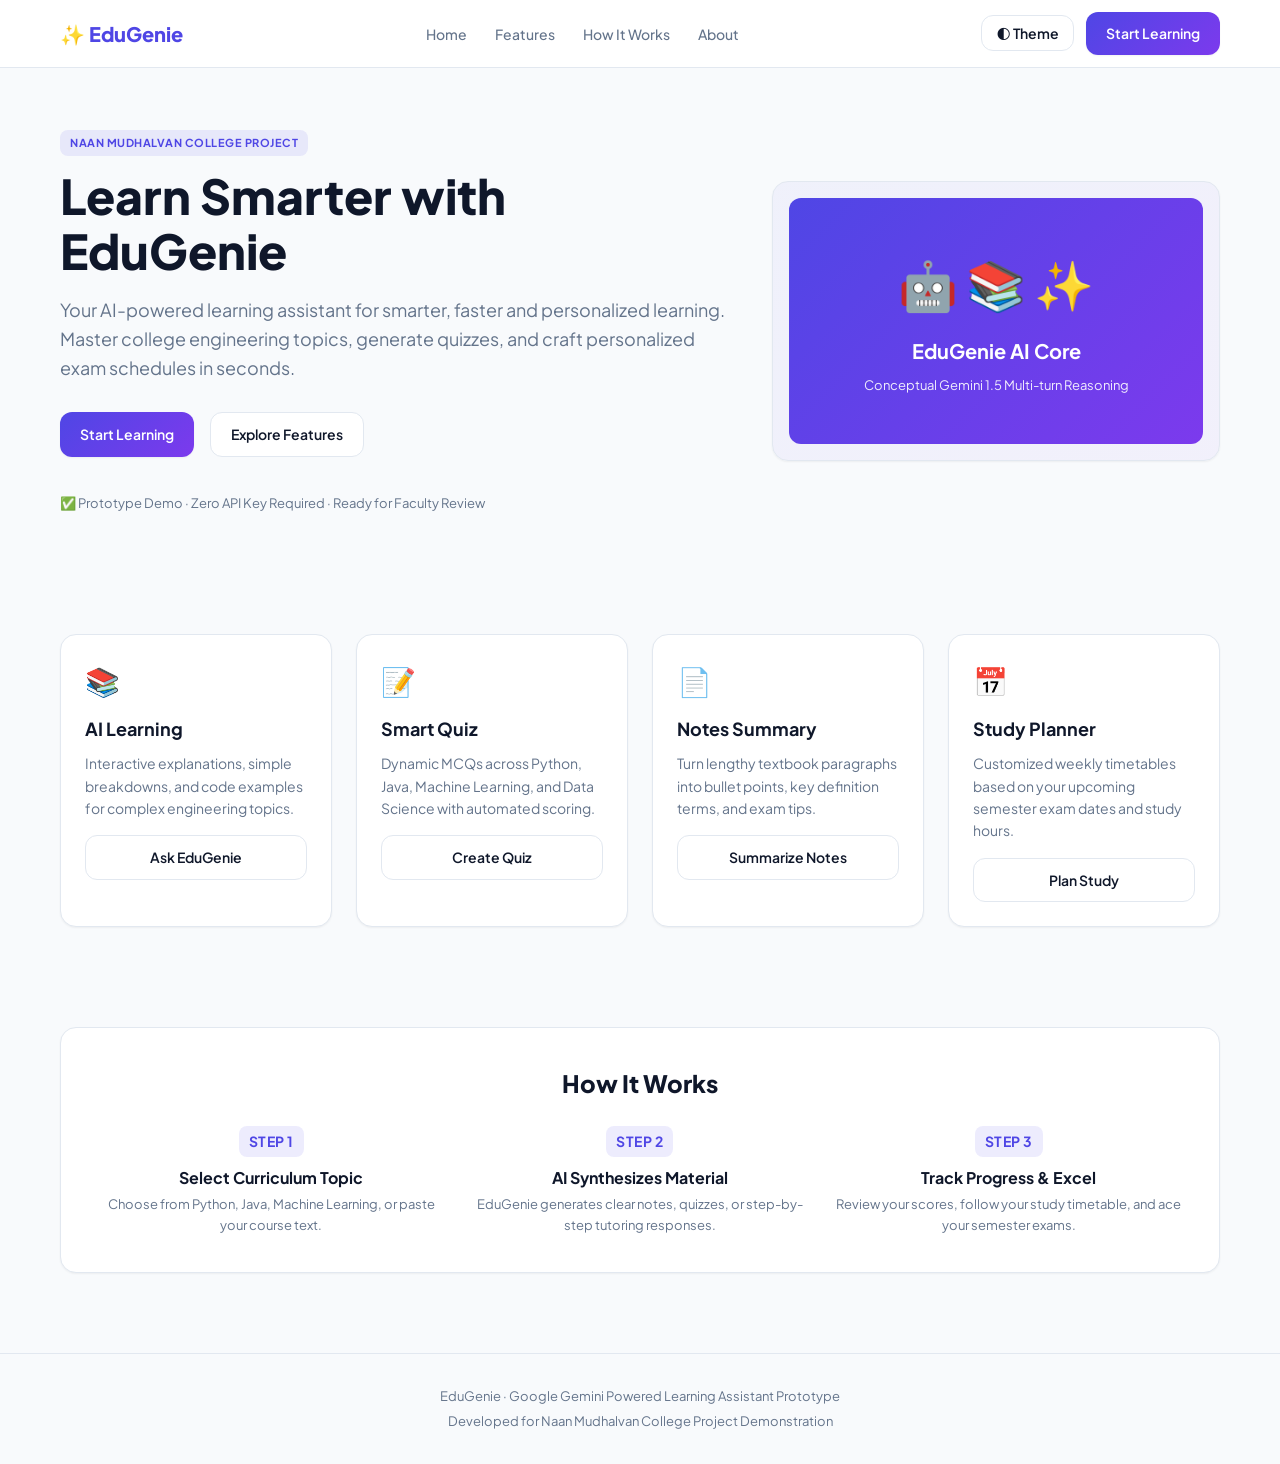
<file: EduGenie/index.html>
<!DOCTYPE html>
<html lang="en">
<head>
  <!-- EduGenie - Naan Mudhalvan Student Learning Prototype -->
  <meta charset="UTF-8">
  <meta name="viewport" content="width=device-width, initial-scale=1.0">
  <title>EduGenie - Google Gemini Powered Learning Assistant</title>
  <link rel="stylesheet" href="css/style.css">
  <link rel="preconnect" href="https://fonts.googleapis.com">
  <link rel="preconnect" href="https://fonts.gstatic.com" crossorigin>
  <link href="https://fonts.googleapis.com/css2?family=Plus+Jakarta+Sans:wght@400;500;600;700;800&display=swap" rel="stylesheet">
</head>
<body>

  <!-- =========================================================================
       PAGE 1 — LANDING PAGE: Navigation Bar
       ========================================================================= -->
  <nav class="landing-nav">
    <div class="landing-nav-inner">
      <div class="brand-logo">
        <span>✨ EduGenie</span>
      </div>

      <ul class="nav-links">
        <li><a href="#home" class="nav-link">Home</a></li>
        <li><a href="#features" class="nav-link">Features</a></li>
        <li><a href="#how-it-works" class="nav-link">How It Works</a></li>
        <li><a href="#about" class="nav-link">About</a></li>
      </ul>

      <div style="display: flex; gap: 12px; align-items: center;">
        <button id="theme-toggle" class="btn-secondary" style="padding: 8px 14px;" title="Toggle Dark/Light Mode">🌓 Theme</button>
        <a href="dashboard.html" class="btn-primary">Start Learning</a>
      </div>
    </div>
  </nav>

  <!-- =========================================================================
       HERO SECTION: Title, Subtitle, CTA buttons, Visual illustration
       ========================================================================= -->
  <header id="home" class="hero-section">
    <div>
      <span class="badge" style="margin-bottom: 12px;">Naan Mudhalvan College Project</span>
      <h1 class="hero-title">Learn Smarter with EduGenie</h1>
      <p class="hero-subtitle">
        Your AI-powered learning assistant for smarter, faster and personalized learning. Master college engineering topics, generate quizzes, and craft personalized exam schedules in seconds.
      </p>
      <div class="hero-buttons">
        <a href="dashboard.html" class="btn-primary">Start Learning</a>
        <a href="#features" class="btn-secondary">Explore Features</a>
      </div>
      <p style="font-size: 13px; color: var(--text-muted);">
        ✅ Prototype Demo · Zero API Key Required · Ready for Faculty Review
      </p>
    </div>

    <!-- Right Graphic Box -->
    <div class="card" style="padding: 16px; text-align: center; background: linear-gradient(135deg, rgba(79, 70, 229, 0.05), rgba(124, 58, 237, 0.05));">
      <div style="background: linear-gradient(135deg, var(--primary-color), var(--secondary-color)); color: white; border-radius: 12px; padding: 48px 24px;">
        <div style="font-size: 48px; margin-bottom: 12px;">🤖 📚 ✨</div>
        <h3 style="font-size: 20px; font-weight: 700; margin-bottom: 8px;">EduGenie AI Core</h3>
        <p style="font-size: 13px; opacity: 0.9;">Conceptual Gemini 1.5 Multi-turn Reasoning</p>
      </div>
    </div>
  </header>

  <!-- =========================================================================
       FEATURE CARDS SECTION
       ========================================================================= -->
  <section id="features" class="features-grid">
    <!-- Card 1: AI Learning -->
    <div class="card">
      <div style="font-size: 28px; margin-bottom: 12px;">📚</div>
      <h3 style="font-size: 18px; font-weight: 700; margin-bottom: 8px;">AI Learning</h3>
      <p style="font-size: 14px; color: var(--text-muted); margin-bottom: 16px;">
        Interactive explanations, simple breakdowns, and code examples for complex engineering topics.
      </p>
      <a href="chat.html" class="btn-secondary" style="width: 100%;">Ask EduGenie</a>
    </div>

    <!-- Card 2: Smart Quiz -->
    <div class="card">
      <div style="font-size: 28px; margin-bottom: 12px;">📝</div>
      <h3 style="font-size: 18px; font-weight: 700; margin-bottom: 8px;">Smart Quiz</h3>
      <p style="font-size: 14px; color: var(--text-muted); margin-bottom: 16px;">
        Dynamic MCQs across Python, Java, Machine Learning, and Data Science with automated scoring.
      </p>
      <a href="quiz.html" class="btn-secondary" style="width: 100%;">Create Quiz</a>
    </div>

    <!-- Card 3: Notes Summary -->
    <div class="card">
      <div style="font-size: 28px; margin-bottom: 12px;">📄</div>
      <h3 style="font-size: 18px; font-weight: 700; margin-bottom: 8px;">Notes Summary</h3>
      <p style="font-size: 14px; color: var(--text-muted); margin-bottom: 16px;">
        Turn lengthy textbook paragraphs into bullet points, key definition terms, and exam tips.
      </p>
      <a href="notes.html" class="btn-secondary" style="width: 100%;">Summarize Notes</a>
    </div>

    <!-- Card 4: Study Planner -->
    <div class="card">
      <div style="font-size: 28px; margin-bottom: 12px;">📅</div>
      <h3 style="font-size: 18px; font-weight: 700; margin-bottom: 8px;">Study Planner</h3>
      <p style="font-size: 14px; color: var(--text-muted); margin-bottom: 16px;">
        Customized weekly timetables based on your upcoming semester exam dates and study hours.
      </p>
      <a href="planner.html" class="btn-secondary" style="width: 100%;">Plan Study</a>
    </div>
  </section>

  <!-- =========================================================================
       HOW IT WORKS & ABOUT SECTION
       ========================================================================= -->
  <section id="how-it-works" style="max-width: 1200px; margin: 0 auto; padding: 20px 20px 80px;">
    <div class="card" style="padding: 36px;">
      <h2 style="font-size: 24px; font-weight: 800; margin-bottom: 16px; text-align: center;">How It Works</h2>
      <div style="display: grid; grid-template-columns: repeat(3, 1fr); gap: 20px; text-align: center; margin-top: 24px;">
        <div>
          <div class="badge" style="font-size: 14px; margin-bottom: 8px;">Step 1</div>
          <h4 style="font-size: 16px; font-weight: 700;">Select Curriculum Topic</h4>
          <p style="font-size: 13px; color: var(--text-muted); margin-top: 4px;">Choose from Python, Java, Machine Learning, or paste your course text.</p>
        </div>
        <div>
          <div class="badge" style="font-size: 14px; margin-bottom: 8px;">Step 2</div>
          <h4 style="font-size: 16px; font-weight: 700;">AI Synthesizes Material</h4>
          <p style="font-size: 13px; color: var(--text-muted); margin-top: 4px;">EduGenie generates clear notes, quizzes, or step-by-step tutoring responses.</p>
        </div>
        <div>
          <div class="badge" style="font-size: 14px; margin-bottom: 8px;">Step 3</div>
          <h4 style="font-size: 16px; font-weight: 700;">Track Progress & Excel</h4>
          <p style="font-size: 13px; color: var(--text-muted); margin-top: 4px;">Review your scores, follow your study timetable, and ace your semester exams.</p>
        </div>
      </div>
    </div>
  </section>

  <!-- Footer -->
  <footer style="border-top: 1px solid var(--border-color); padding: 32px 20px; text-align: center; font-size: 13px; color: var(--text-muted);">
    <p>EduGenie · Google Gemini Powered Learning Assistant Prototype</p>
    <p style="margin-top: 4px;">Developed for Naan Mudhalvan College Project Demonstration</p>
  </footer>

  <script src="js/script.js"></script>
</body>
</html>
</file>
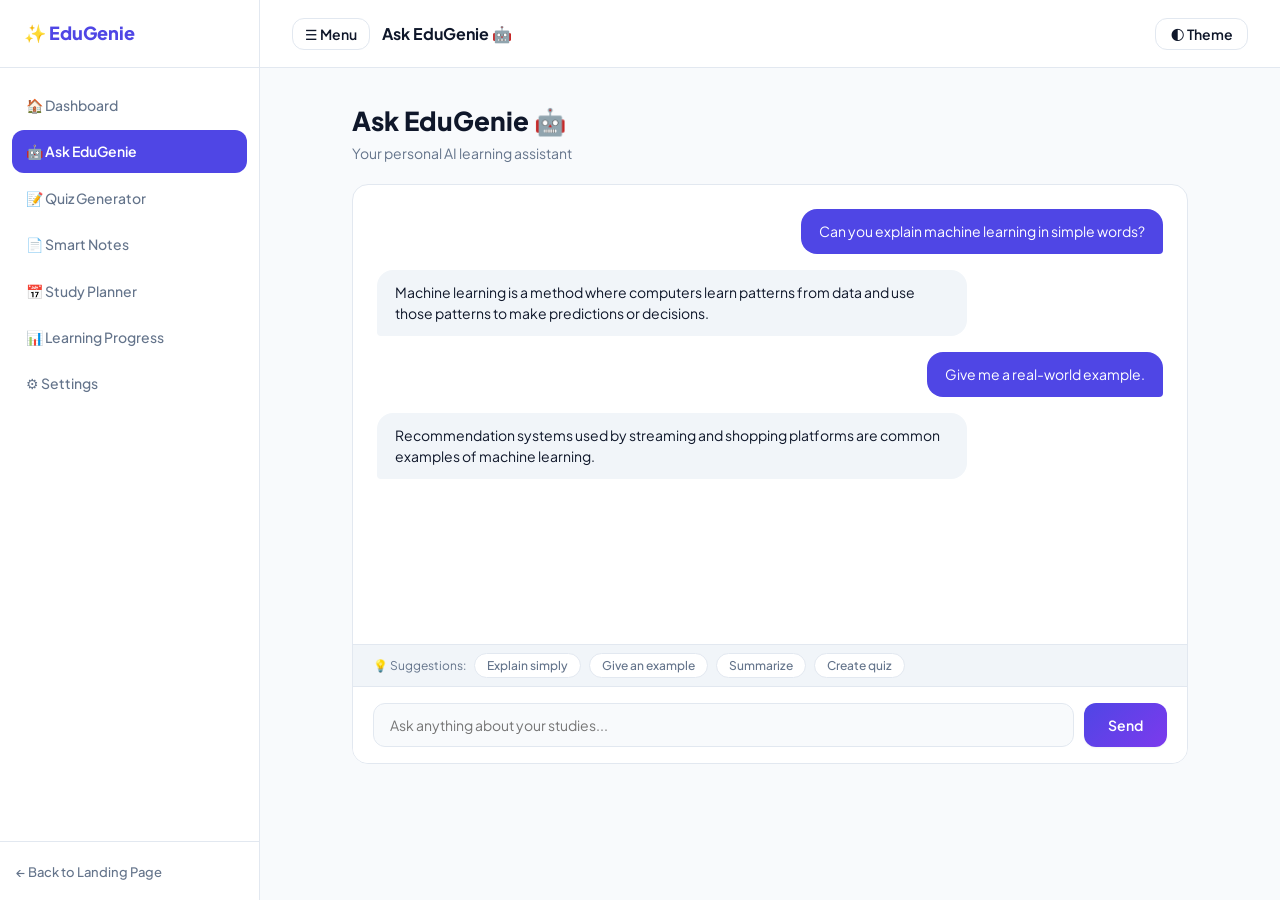
<file: EduGenie/chat.html>
<!DOCTYPE html>
<html lang="en">
<head>
  <meta charset="UTF-8">
  <meta name="viewport" content="width=device-width, initial-scale=1.0">
  <title>EduGenie - Ask EduGenie AI Chatbot</title>
  <link rel="stylesheet" href="css/style.css">
  <link href="https://fonts.googleapis.com/css2?family=Plus+Jakarta+Sans:wght@400;500;600;700;800&display=swap" rel="stylesheet">
</head>
<body>

  <div class="app-container">
    <!-- Sidebar -->
    <aside class="sidebar" id="app-sidebar">
      <div class="sidebar-brand">
        <span>✨ EduGenie</span>
      </div>
      <ul class="sidebar-menu">
        <li class="sidebar-item"><a href="dashboard.html">🏠 Dashboard</a></li>
        <li class="sidebar-item active"><a href="chat.html">🤖 Ask EduGenie</a></li>
        <li class="sidebar-item"><a href="quiz.html">📝 Quiz Generator</a></li>
        <li class="sidebar-item"><a href="notes.html">📄 Smart Notes</a></li>
        <li class="sidebar-item"><a href="planner.html">📅 Study Planner</a></li>
        <li class="sidebar-item"><a href="progress.html">📊 Learning Progress</a></li>
        <li class="sidebar-item"><a href="settings.html">⚙️ Settings</a></li>
      </ul>
      <div class="sidebar-footer">
        <a href="index.html" class="nav-link" style="font-size: 13px;">← Back to Landing Page</a>
      </div>
    </aside>

    <!-- Chat View -->
    <main class="main-content">
      <div class="topbar">
        <div style="display: flex; align-items: center; gap: 12px;">
          <button id="mobile-menu-btn" class="btn-secondary" style="padding: 6px 12px;">☰ Menu</button>
          <span style="font-weight: 700;">Ask EduGenie 🤖</span>
        </div>
        <button id="theme-toggle" class="btn-secondary" style="padding: 6px 14px;">🌓 Theme</button>
      </div>

      <div class="content-body" style="max-width: 900px; margin: 0 auto; width: 100%;">
        <!-- Header -->
        <div style="margin-bottom: 20px;">
          <h1 style="font-size: 26px; font-weight: 800;">Ask EduGenie 🤖</h1>
          <p style="font-size: 14px; color: var(--text-muted);">Your personal AI learning assistant</p>
        </div>

        <!-- Chat Container -->
        <div class="chat-container">
          <!-- Chat Message History -->
          <div class="chat-messages" id="chat-messages">
            <!-- Sample Turn 1 -->
            <div class="message-bubble student">
              Can you explain machine learning in simple words?
            </div>
            <div class="message-bubble ai">
              Machine learning is a method where computers learn patterns from data and use those patterns to make predictions or decisions.
            </div>

            <!-- Sample Turn 2 -->
            <div class="message-bubble student">
              Give me a real-world example.
            </div>
            <div class="message-bubble ai">
              Recommendation systems used by streaming and shopping platforms are common examples of machine learning.
            </div>
          </div>

          <!-- Quick Suggestion Buttons -->
          <div class="suggestions-bar">
            <span style="font-size: 12px; color: var(--text-muted); display: flex; align-items: center;">💡 Suggestions:</span>
            <button class="suggestion-chip" data-prompt="Explain simply: What is supervised vs unsupervised learning?">Explain simply</button>
            <button class="suggestion-chip" data-prompt="Give an example of a neural network in robotics.">Give an example</button>
            <button class="suggestion-chip" data-prompt="Summarize the core concepts of Object Oriented Programming in Java.">Summarize</button>
            <button class="suggestion-chip" data-prompt="Create quiz: Test me on 3 Python fundamentals.">Create quiz</button>
          </div>

          <!-- Input Bar -->
          <form class="chat-input-bar" id="chat-form">
            <input type="text" id="chat-input" placeholder="Ask anything about your studies..." required autocomplete="off">
            <button type="submit" class="btn-primary" style="padding: 10px 24px;">Send</button>
          </form>
        </div>
      </div>
    </main>
  </div>

  <script src="js/script.js"></script>
</body>
</html>
</file>
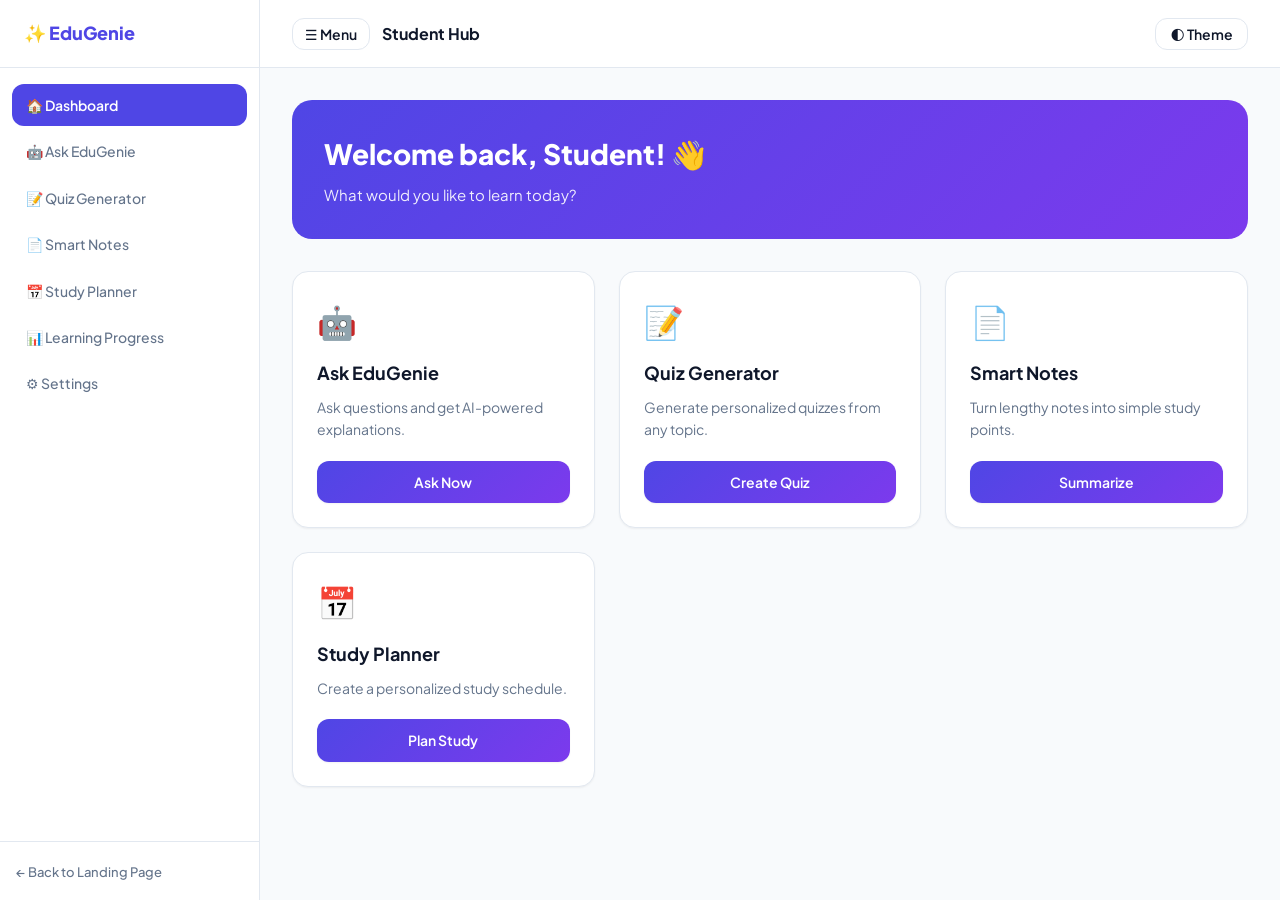
<file: EduGenie/dashboard.html>
<!DOCTYPE html>
<html lang="en">
<head>
  <meta charset="UTF-8">
  <meta name="viewport" content="width=device-width, initial-scale=1.0">
  <title>EduGenie - Student Dashboard</title>
  <link rel="stylesheet" href="css/style.css">
  <link href="https://fonts.googleapis.com/css2?family=Plus+Jakarta+Sans:wght@400;500;600;700;800&display=swap" rel="stylesheet">
</head>
<body>

  <div class="app-container">
    <!-- =====================================================================
         SIDEBAR: Navigation Menu
         ===================================================================== -->
    <aside class="sidebar" id="app-sidebar">
      <div class="sidebar-brand">
        <span>✨ EduGenie</span>
      </div>

      <ul class="sidebar-menu">
        <li class="sidebar-item active"><a href="dashboard.html">🏠 Dashboard</a></li>
        <li class="sidebar-item"><a href="chat.html">🤖 Ask EduGenie</a></li>
        <li class="sidebar-item"><a href="quiz.html">📝 Quiz Generator</a></li>
        <li class="sidebar-item"><a href="notes.html">📄 Smart Notes</a></li>
        <li class="sidebar-item"><a href="planner.html">📅 Study Planner</a></li>
        <li class="sidebar-item"><a href="progress.html">📊 Learning Progress</a></li>
        <li class="sidebar-item"><a href="settings.html">⚙️ Settings</a></li>
      </ul>

      <div class="sidebar-footer">
        <a href="index.html" class="nav-link" style="font-size: 13px;">← Back to Landing Page</a>
      </div>
    </aside>

    <!-- =====================================================================
         MAIN DASHBOARD CONTENT
         ===================================================================== -->
    <main class="main-content">
      <div class="topbar">
        <div style="display: flex; align-items: center; gap: 12px;">
          <button id="mobile-menu-btn" class="btn-secondary" style="padding: 6px 12px;">☰ Menu</button>
          <span style="font-weight: 700;">Student Hub</span>
        </div>
        <button id="theme-toggle" class="btn-secondary" style="padding: 6px 14px;">🌓 Theme</button>
      </div>

      <div class="content-body">
        <!-- Greeting Header -->
        <div style="background: linear-gradient(135deg, var(--primary-color), var(--secondary-color)); color: white; padding: 32px; border-radius: 20px; margin-bottom: 32px;">
          <h1 style="font-size: 28px; font-weight: 800; margin-bottom: 6px;">Welcome back, Student! 👋</h1>
          <p style="font-size: 15px; opacity: 0.9;">What would you like to learn today?</p>
        </div>

        <!-- 4 Primary Action Cards -->
        <div style="display: grid; grid-template-columns: repeat(auto-fit, minmax(240px, 1fr)); gap: 24px;">
          
          <!-- Card 1: Ask EduGenie -->
          <div class="card" style="display: flex; flex-direction: column; justify-content: space-between;">
            <div>
              <div style="font-size: 32px; margin-bottom: 12px;">🤖</div>
              <h3 style="font-size: 18px; font-weight: 700; margin-bottom: 8px;">Ask EduGenie</h3>
              <p style="font-size: 14px; color: var(--text-muted); margin-bottom: 20px;">
                Ask questions and get AI-powered explanations.
              </p>
            </div>
            <a href="chat.html" class="btn-primary" style="width: 100%;">Ask Now</a>
          </div>

          <!-- Card 2: Quiz Generator -->
          <div class="card" style="display: flex; flex-direction: column; justify-content: space-between;">
            <div>
              <div style="font-size: 32px; margin-bottom: 12px;">📝</div>
              <h3 style="font-size: 18px; font-weight: 700; margin-bottom: 8px;">Quiz Generator</h3>
              <p style="font-size: 14px; color: var(--text-muted); margin-bottom: 20px;">
                Generate personalized quizzes from any topic.
              </p>
            </div>
            <a href="quiz.html" class="btn-primary" style="width: 100%;">Create Quiz</a>
          </div>

          <!-- Card 3: Smart Notes -->
          <div class="card" style="display: flex; flex-direction: column; justify-content: space-between;">
            <div>
              <div style="font-size: 32px; margin-bottom: 12px;">📄</div>
              <h3 style="font-size: 18px; font-weight: 700; margin-bottom: 8px;">Smart Notes</h3>
              <p style="font-size: 14px; color: var(--text-muted); margin-bottom: 20px;">
                Turn lengthy notes into simple study points.
              </p>
            </div>
            <a href="notes.html" class="btn-primary" style="width: 100%;">Summarize</a>
          </div>

          <!-- Card 4: Study Planner -->
          <div class="card" style="display: flex; flex-direction: column; justify-content: space-between;">
            <div>
              <div style="font-size: 32px; margin-bottom: 12px;">📅</div>
              <h3 style="font-size: 18px; font-weight: 700; margin-bottom: 8px;">Study Planner</h3>
              <p style="font-size: 14px; color: var(--text-muted); margin-bottom: 20px;">
                Create a personalized study schedule.
              </p>
            </div>
            <a href="planner.html" class="btn-primary" style="width: 100%;">Plan Study</a>
          </div>

        </div>
      </div>
    </main>
  </div>

  <script src="js/script.js"></script>
</body>
</html>
</file>
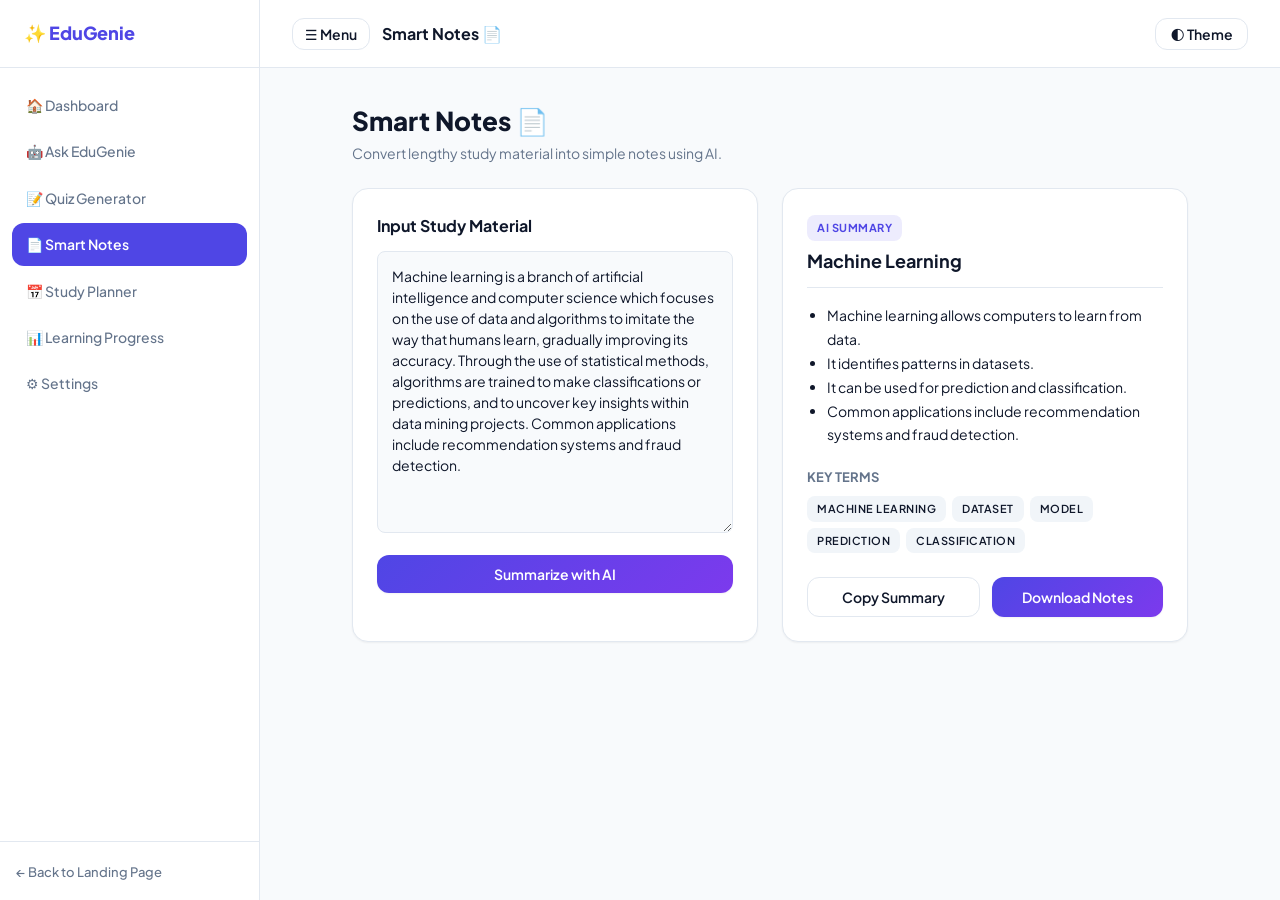
<file: EduGenie/notes.html>
<!DOCTYPE html>
<html lang="en">
<head>
  <meta charset="UTF-8">
  <meta name="viewport" content="width=device-width, initial-scale=1.0">
  <title>EduGenie - Smart Notes Summarizer</title>
  <link rel="stylesheet" href="css/style.css">
  <link href="https://fonts.googleapis.com/css2?family=Plus+Jakarta+Sans:wght@400;500;600;700;800&display=swap" rel="stylesheet">
</head>
<body>

  <div class="app-container">
    <aside class="sidebar" id="app-sidebar">
      <div class="sidebar-brand">
        <span>✨ EduGenie</span>
      </div>
      <ul class="sidebar-menu">
        <li class="sidebar-item"><a href="dashboard.html">🏠 Dashboard</a></li>
        <li class="sidebar-item"><a href="chat.html">🤖 Ask EduGenie</a></li>
        <li class="sidebar-item"><a href="quiz.html">📝 Quiz Generator</a></li>
        <li class="sidebar-item active"><a href="notes.html">📄 Smart Notes</a></li>
        <li class="sidebar-item"><a href="planner.html">📅 Study Planner</a></li>
        <li class="sidebar-item"><a href="progress.html">📊 Learning Progress</a></li>
        <li class="sidebar-item"><a href="settings.html">⚙️ Settings</a></li>
      </ul>
      <div class="sidebar-footer">
        <a href="index.html" class="nav-link" style="font-size: 13px;">← Back to Landing Page</a>
      </div>
    </aside>

    <main class="main-content" id="notes-form">
      <div class="topbar">
        <div style="display: flex; align-items: center; gap: 12px;">
          <button id="mobile-menu-btn" class="btn-secondary" style="padding: 6px 12px;">☰ Menu</button>
          <span style="font-weight: 700;">Smart Notes 📄</span>
        </div>
        <button id="theme-toggle" class="btn-secondary" style="padding: 6px 14px;">🌓 Theme</button>
      </div>

      <div class="content-body" style="max-width: 900px; margin: 0 auto; width: 100%;">
        <!-- Header -->
        <div style="margin-bottom: 24px;">
          <h1 style="font-size: 26px; font-weight: 800;">Smart Notes 📄</h1>
          <p style="font-size: 14px; color: var(--text-muted);">Convert lengthy study material into simple notes using AI.</p>
        </div>

        <div style="display: grid; grid-template-columns: 1fr 1fr; gap: 24px;">
          <!-- Left: Input Area -->
          <div class="card">
            <h3 style="font-size: 16px; font-weight: 700; margin-bottom: 12px;">Input Study Material</h3>
            <textarea id="raw-notes-input" rows="12" placeholder="Paste your study material here..." style="width: 100%; padding: 14px; border-radius: 8px; border: 1px solid var(--border-color); background: var(--bg-light); color: var(--text-main); font-size: 14px; line-height: 1.5; resize: vertical;">Machine learning is a branch of artificial intelligence and computer science which focuses on the use of data and algorithms to imitate the way that humans learn, gradually improving its accuracy. Through the use of statistical methods, algorithms are trained to make classifications or predictions, and to uncover key insights within data mining projects. Common applications include recommendation systems and fraud detection.</textarea>
            
            <button type="button" id="summarize-notes-btn" class="btn-primary" style="width: 100%; margin-top: 16px;">Summarize with AI</button>
          </div>

          <!-- Right: AI Output Area -->
          <div class="card" id="notes-output-section">
            <div style="border-bottom: 1px solid var(--border-color); padding-bottom: 12px; margin-bottom: 16px;">
              <span class="badge" style="margin-bottom: 6px;">AI Summary</span>
              <h2 style="font-size: 18px; font-weight: 700;">Machine Learning</h2>
            </div>

            <!-- Bullet Points -->
            <ul style="padding-left: 20px; font-size: 14px; line-height: 1.7; margin-bottom: 20px; color: var(--text-main);">
              <li>Machine learning allows computers to learn from data.</li>
              <li>It identifies patterns in datasets.</li>
              <li>It can be used for prediction and classification.</li>
              <li>Common applications include recommendation systems and fraud detection.</li>
            </ul>

            <!-- Key Terms -->
            <div style="margin-bottom: 24px;">
              <h4 style="font-size: 13px; font-weight: 700; text-transform: uppercase; margin-bottom: 8px; color: var(--text-muted);">Key Terms</h4>
              <div style="display: flex; flex-wrap: wrap; gap: 6px;">
                <span class="badge" style="background: var(--border-light); color: var(--text-main); font-weight: 600;">Machine Learning</span>
                <span class="badge" style="background: var(--border-light); color: var(--text-main); font-weight: 600;">Dataset</span>
                <span class="badge" style="background: var(--border-light); color: var(--text-main); font-weight: 600;">Model</span>
                <span class="badge" style="background: var(--border-light); color: var(--text-main); font-weight: 600;">Prediction</span>
                <span class="badge" style="background: var(--border-light); color: var(--text-main); font-weight: 600;">Classification</span>
              </div>
            </div>

            <!-- Action Buttons -->
            <div style="display: flex; gap: 12px;">
              <button id="copy-notes-btn" class="btn-secondary" style="flex: 1;">Copy Summary</button>
              <button id="download-notes-btn" class="btn-primary" style="flex: 1;">Download Notes</button>
            </div>
          </div>
        </div>
      </div>
    </main>
  </div>

  <script src="js/script.js"></script>
</body>
</html>
</file>
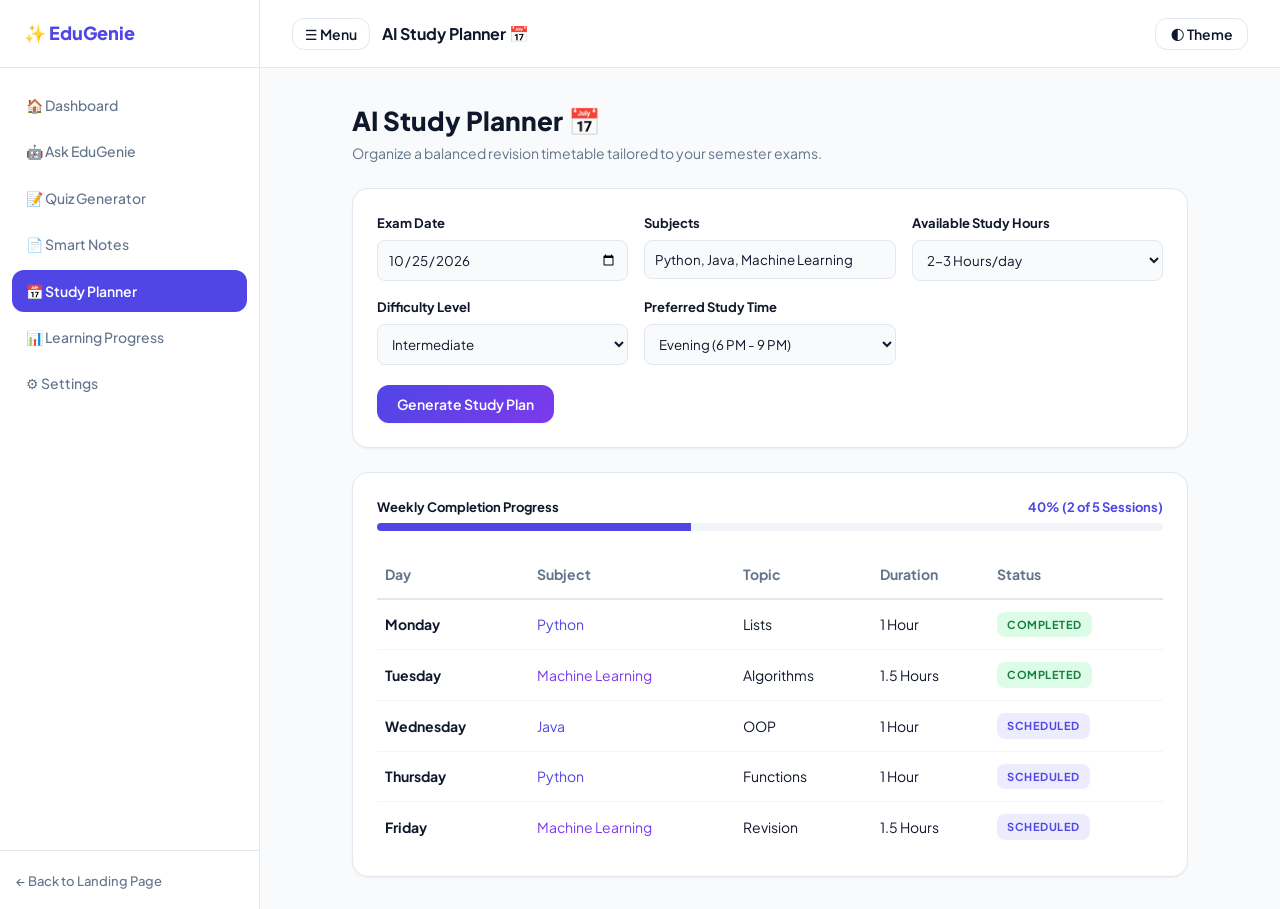
<file: EduGenie/planner.html>
<!DOCTYPE html>
<html lang="en">
<head>
  <meta charset="UTF-8">
  <meta name="viewport" content="width=device-width, initial-scale=1.0">
  <title>EduGenie - AI Study Planner</title>
  <link rel="stylesheet" href="css/style.css">
  <link href="https://fonts.googleapis.com/css2?family=Plus+Jakarta+Sans:wght@400;500;600;700;800&display=swap" rel="stylesheet">
</head>
<body>

  <div class="app-container">
    <aside class="sidebar" id="app-sidebar">
      <div class="sidebar-brand">
        <span>✨ EduGenie</span>
      </div>
      <ul class="sidebar-menu">
        <li class="sidebar-item"><a href="dashboard.html">🏠 Dashboard</a></li>
        <li class="sidebar-item"><a href="chat.html">🤖 Ask EduGenie</a></li>
        <li class="sidebar-item"><a href="quiz.html">📝 Quiz Generator</a></li>
        <li class="sidebar-item"><a href="notes.html">📄 Smart Notes</a></li>
        <li class="sidebar-item active"><a href="planner.html">📅 Study Planner</a></li>
        <li class="sidebar-item"><a href="progress.html">📊 Learning Progress</a></li>
        <li class="sidebar-item"><a href="settings.html">⚙️ Settings</a></li>
      </ul>
      <div class="sidebar-footer">
        <a href="index.html" class="nav-link" style="font-size: 13px;">← Back to Landing Page</a>
      </div>
    </aside>

    <main class="main-content" id="planner-form">
      <div class="topbar">
        <div style="display: flex; align-items: center; gap: 12px;">
          <button id="mobile-menu-btn" class="btn-secondary" style="padding: 6px 12px;">☰ Menu</button>
          <span style="font-weight: 700;">AI Study Planner 📅</span>
        </div>
        <button id="theme-toggle" class="btn-secondary" style="padding: 6px 14px;">🌓 Theme</button>
      </div>

      <div class="content-body" style="max-width: 900px; margin: 0 auto; width: 100%;">
        <!-- Header -->
        <div style="margin-bottom: 24px;">
          <h1 style="font-size: 26px; font-weight: 800;">AI Study Planner 📅</h1>
          <p style="font-size: 14px; color: var(--text-muted);">Organize a balanced revision timetable tailored to your semester exams.</p>
        </div>

        <!-- Form Card -->
        <div class="card" style="margin-bottom: 24px;">
          <div style="display: grid; grid-template-columns: repeat(auto-fit, minmax(200px, 1fr)); gap: 16px;">
            <div>
              <label style="font-size: 13px; font-weight: 700; display: block; margin-bottom: 6px;">Exam Date</label>
              <input type="date" value="2026-10-25" style="width: 100%; padding: 10px; border-radius: 8px; border: 1px solid var(--border-color); background: var(--bg-light); color: var(--text-main);">
            </div>

            <div>
              <label style="font-size: 13px; font-weight: 700; display: block; margin-bottom: 6px;">Subjects</label>
              <input type="text" value="Python, Java, Machine Learning" style="width: 100%; padding: 10px; border-radius: 8px; border: 1px solid var(--border-color); background: var(--bg-light); color: var(--text-main);">
            </div>

            <div>
              <label style="font-size: 13px; font-weight: 700; display: block; margin-bottom: 6px;">Available Study Hours</label>
              <select style="width: 100%; padding: 10px; border-radius: 8px; border: 1px solid var(--border-color); background: var(--bg-light); color: var(--text-main);">
                <option>1-2 Hours/day</option>
                <option selected>2-3 Hours/day</option>
                <option>3-4 Hours/day</option>
              </select>
            </div>

            <div>
              <label style="font-size: 13px; font-weight: 700; display: block; margin-bottom: 6px;">Difficulty Level</label>
              <select style="width: 100%; padding: 10px; border-radius: 8px; border: 1px solid var(--border-color); background: var(--bg-light); color: var(--text-main);">
                <option>Beginner</option>
                <option selected>Intermediate</option>
                <option>Advanced</option>
              </select>
            </div>

            <div>
              <label style="font-size: 13px; font-weight: 700; display: block; margin-bottom: 6px;">Preferred Study Time</label>
              <select style="width: 100%; padding: 10px; border-radius: 8px; border: 1px solid var(--border-color); background: var(--bg-light); color: var(--text-main);">
                <option>Morning (7 AM - 10 AM)</option>
                <option>Afternoon (1 PM - 4 PM)</option>
                <option selected>Evening (6 PM - 9 PM)</option>
              </select>
            </div>
          </div>

          <button type="button" id="generate-plan-btn" class="btn-primary" style="margin-top: 20px;">Generate Study Plan</button>
        </div>

        <!-- Schedule Section -->
        <div class="card" id="planner-schedule-section">
          <!-- Progress Indicator -->
          <div style="margin-bottom: 20px;">
            <div style="display: flex; justify-content: space-between; font-size: 13px; font-weight: 700; margin-bottom: 6px;">
              <span>Weekly Completion Progress</span>
              <span style="color: var(--primary-color);">40% (2 of 5 Sessions)</span>
            </div>
            <div style="background: var(--border-light); height: 8px; border-radius: 9999px; overflow: hidden;">
              <div style="background: var(--primary-color); height: 100%; width: 40%;"></div>
            </div>
          </div>

          <!-- Schedule Table -->
          <table style="width: 100%; border-collapse: collapse; text-align: left; font-size: 14px;">
            <thead>
              <tr style="border-bottom: 2px solid var(--border-color); color: var(--text-muted);">
                <th style="padding: 12px 8px;">Day</th>
                <th style="padding: 12px 8px;">Subject</th>
                <th style="padding: 12px 8px;">Topic</th>
                <th style="padding: 12px 8px;">Duration</th>
                <th style="padding: 12px 8px;">Status</th>
              </tr>
            </thead>
            <tbody>
              <tr style="border-bottom: 1px solid var(--border-light);">
                <td style="padding: 12px 8px; font-weight: 700;">Monday</td>
                <td style="padding: 12px 8px; color: var(--primary-color);">Python</td>
                <td style="padding: 12px 8px;">Lists</td>
                <td style="padding: 12px 8px;">1 Hour</td>
                <td style="padding: 12px 8px;"><span class="badge" style="background:#dcfce7; color:#15803d;">Completed</span></td>
              </tr>
              <tr style="border-bottom: 1px solid var(--border-light);">
                <td style="padding: 12px 8px; font-weight: 700;">Tuesday</td>
                <td style="padding: 12px 8px; color: var(--secondary-color);">Machine Learning</td>
                <td style="padding: 12px 8px;">Algorithms</td>
                <td style="padding: 12px 8px;">1.5 Hours</td>
                <td style="padding: 12px 8px;"><span class="badge" style="background:#dcfce7; color:#15803d;">Completed</span></td>
              </tr>
              <tr style="border-bottom: 1px solid var(--border-light);">
                <td style="padding: 12px 8px; font-weight: 700;">Wednesday</td>
                <td style="padding: 12px 8px; color: var(--primary-color);">Java</td>
                <td style="padding: 12px 8px;">OOP</td>
                <td style="padding: 12px 8px;">1 Hour</td>
                <td style="padding: 12px 8px;"><span class="badge">Scheduled</span></td>
              </tr>
              <tr style="border-bottom: 1px solid var(--border-light);">
                <td style="padding: 12px 8px; font-weight: 700;">Thursday</td>
                <td style="padding: 12px 8px; color: var(--primary-color);">Python</td>
                <td style="padding: 12px 8px;">Functions</td>
                <td style="padding: 12px 8px;">1 Hour</td>
                <td style="padding: 12px 8px;"><span class="badge">Scheduled</span></td>
              </tr>
              <tr>
                <td style="padding: 12px 8px; font-weight: 700;">Friday</td>
                <td style="padding: 12px 8px; color: var(--secondary-color);">Machine Learning</td>
                <td style="padding: 12px 8px;">Revision</td>
                <td style="padding: 12px 8px;">1.5 Hours</td>
                <td style="padding: 12px 8px;"><span class="badge">Scheduled</span></td>
              </tr>
            </tbody>
          </table>
        </div>
      </div>
    </main>
  </div>

  <script src="js/script.js"></script>
</body>
</html>
</file>
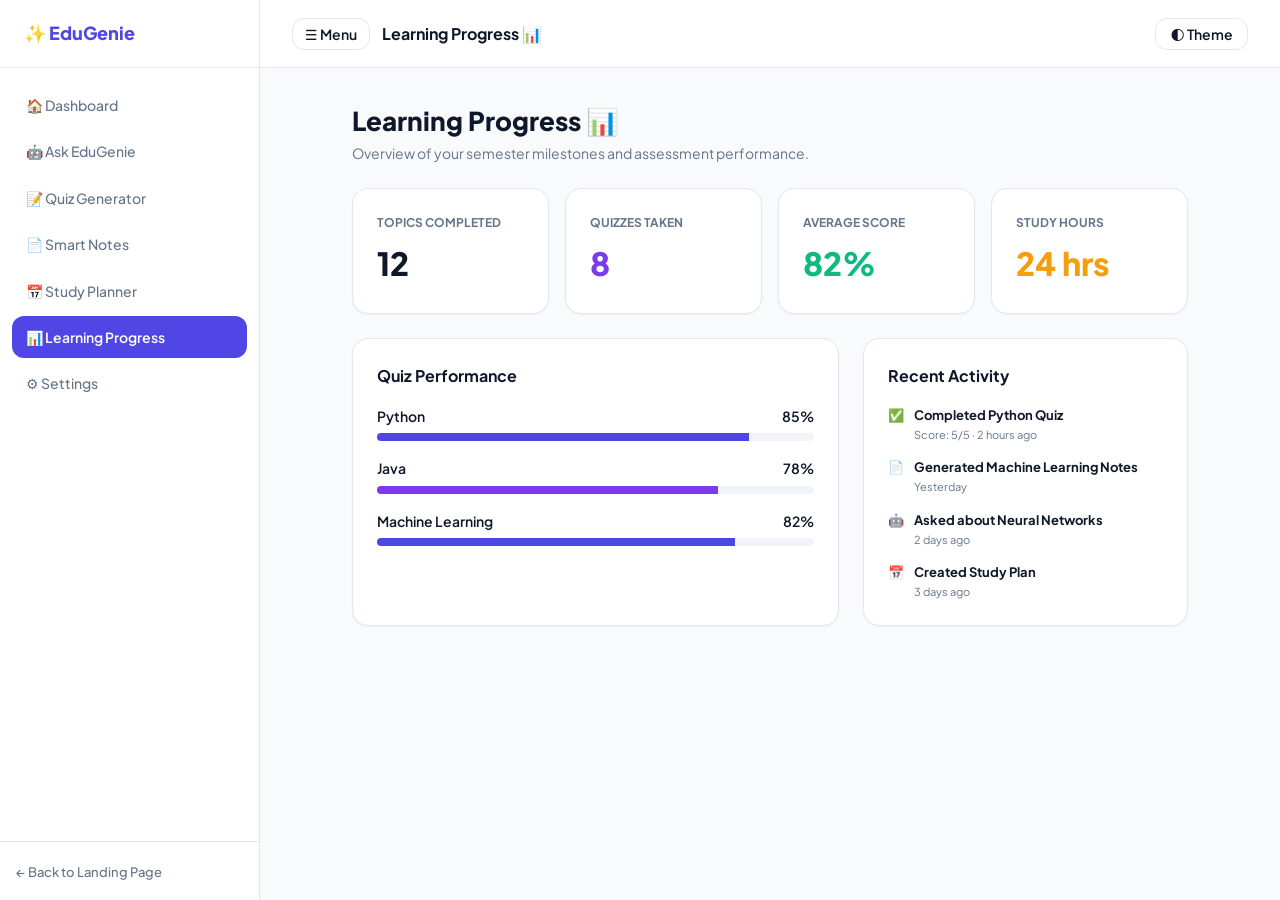
<file: EduGenie/progress.html>
<!DOCTYPE html>
<html lang="en">
<head>
  <meta charset="UTF-8">
  <meta name="viewport" content="width=device-width, initial-scale=1.0">
  <title>EduGenie - Learning Progress</title>
  <link rel="stylesheet" href="css/style.css">
  <link href="https://fonts.googleapis.com/css2?family=Plus+Jakarta+Sans:wght@400;500;600;700;800&display=swap" rel="stylesheet">
</head>
<body>

  <div class="app-container">
    <aside class="sidebar" id="app-sidebar">
      <div class="sidebar-brand">
        <span>✨ EduGenie</span>
      </div>
      <ul class="sidebar-menu">
        <li class="sidebar-item"><a href="dashboard.html">🏠 Dashboard</a></li>
        <li class="sidebar-item"><a href="chat.html">🤖 Ask EduGenie</a></li>
        <li class="sidebar-item"><a href="quiz.html">📝 Quiz Generator</a></li>
        <li class="sidebar-item"><a href="notes.html">📄 Smart Notes</a></li>
        <li class="sidebar-item"><a href="planner.html">📅 Study Planner</a></li>
        <li class="sidebar-item active"><a href="progress.html">📊 Learning Progress</a></li>
        <li class="sidebar-item"><a href="settings.html">⚙️ Settings</a></li>
      </ul>
      <div class="sidebar-footer">
        <a href="index.html" class="nav-link" style="font-size: 13px;">← Back to Landing Page</a>
      </div>
    </aside>

    <main class="main-content">
      <div class="topbar">
        <div style="display: flex; align-items: center; gap: 12px;">
          <button id="mobile-menu-btn" class="btn-secondary" style="padding: 6px 12px;">☰ Menu</button>
          <span style="font-weight: 700;">Learning Progress 📊</span>
        </div>
        <button id="theme-toggle" class="btn-secondary" style="padding: 6px 14px;">🌓 Theme</button>
      </div>

      <div class="content-body" style="max-width: 900px; margin: 0 auto; width: 100%;">
        <div style="margin-bottom: 24px;">
          <h1 style="font-size: 26px; font-weight: 800;">Learning Progress 📊</h1>
          <p style="font-size: 14px; color: var(--text-muted);">Overview of your semester milestones and assessment performance.</p>
        </div>

        <!-- 4 Metric Cards -->
        <div style="display: grid; grid-template-columns: repeat(auto-fit, minmax(180px, 1fr)); gap: 16px; margin-bottom: 24px;">
          <div class="card">
            <p style="font-size: 12px; color: var(--text-muted); font-weight: 700; text-transform: uppercase;">Topics Completed</p>
            <h3 style="font-size: 32px; font-weight: 800; margin-top: 6px;">12</h3>
          </div>
          <div class="card">
            <p style="font-size: 12px; color: var(--text-muted); font-weight: 700; text-transform: uppercase;">Quizzes Taken</p>
            <h3 style="font-size: 32px; font-weight: 800; margin-top: 6px; color: var(--secondary-color);">8</h3>
          </div>
          <div class="card">
            <p style="font-size: 12px; color: var(--text-muted); font-weight: 700; text-transform: uppercase;">Average Score</p>
            <h3 style="font-size: 32px; font-weight: 800; margin-top: 6px; color: var(--success-color);">82%</h3>
          </div>
          <div class="card">
            <p style="font-size: 12px; color: var(--text-muted); font-weight: 700; text-transform: uppercase;">Study Hours</p>
            <h3 style="font-size: 32px; font-weight: 800; margin-top: 6px; color: var(--warning-color);">24 hrs</h3>
          </div>
        </div>

        <div style="display: grid; grid-template-columns: 1.2fr 0.8fr; gap: 24px;">
          <!-- Quiz Performance Breakdown -->
          <div class="card">
            <h3 style="font-size: 16px; font-weight: 700; margin-bottom: 16px;">Quiz Performance</h3>
            
            <div style="display: flex; flex-direction: column; gap: 16px;">
              <div>
                <div style="display: flex; justify-content: space-between; font-size: 14px; font-weight: 600; margin-bottom: 6px;">
                  <span>Python</span>
                  <span>85%</span>
                </div>
                <div style="background: var(--border-light); height: 8px; border-radius: 9999px; overflow: hidden;">
                  <div style="background: var(--primary-color); height: 100%; width: 85%;"></div>
                </div>
              </div>

              <div>
                <div style="display: flex; justify-content: space-between; font-size: 14px; font-weight: 600; margin-bottom: 6px;">
                  <span>Java</span>
                  <span>78%</span>
                </div>
                <div style="background: var(--border-light); height: 8px; border-radius: 9999px; overflow: hidden;">
                  <div style="background: var(--secondary-color); height: 100%; width: 78%;"></div>
                </div>
              </div>

              <div>
                <div style="display: flex; justify-content: space-between; font-size: 14px; font-weight: 600; margin-bottom: 6px;">
                  <span>Machine Learning</span>
                  <span>82%</span>
                </div>
                <div style="background: var(--border-light); height: 8px; border-radius: 9999px; overflow: hidden;">
                  <div style="background: var(--primary-color); height: 100%; width: 82%;"></div>
                </div>
              </div>
            </div>
          </div>

          <!-- Recent Activity -->
          <div class="card">
            <h3 style="font-size: 16px; font-weight: 700; margin-bottom: 16px;">Recent Activity</h3>
            <ul style="list-style: none; display: flex; flex-direction: column; gap: 14px; font-size: 13px;">
              <li style="display: flex; gap: 10px;">
                <span>✅</span>
                <div>
                  <strong>Completed Python Quiz</strong>
                  <div style="font-size: 11px; color: var(--text-muted);">Score: 5/5 · 2 hours ago</div>
                </div>
              </li>
              <li style="display: flex; gap: 10px;">
                <span>📄</span>
                <div>
                  <strong>Generated Machine Learning Notes</strong>
                  <div style="font-size: 11px; color: var(--text-muted);">Yesterday</div>
                </div>
              </li>
              <li style="display: flex; gap: 10px;">
                <span>🤖</span>
                <div>
                  <strong>Asked about Neural Networks</strong>
                  <div style="font-size: 11px; color: var(--text-muted);">2 days ago</div>
                </div>
              </li>
              <li style="display: flex; gap: 10px;">
                <span>📅</span>
                <div>
                  <strong>Created Study Plan</strong>
                  <div style="font-size: 11px; color: var(--text-muted);">3 days ago</div>
                </div>
              </li>
            </ul>
          </div>
        </div>

      </div>
    </main>
  </div>

  <script src="js/script.js"></script>
</body>
</html>
</file>
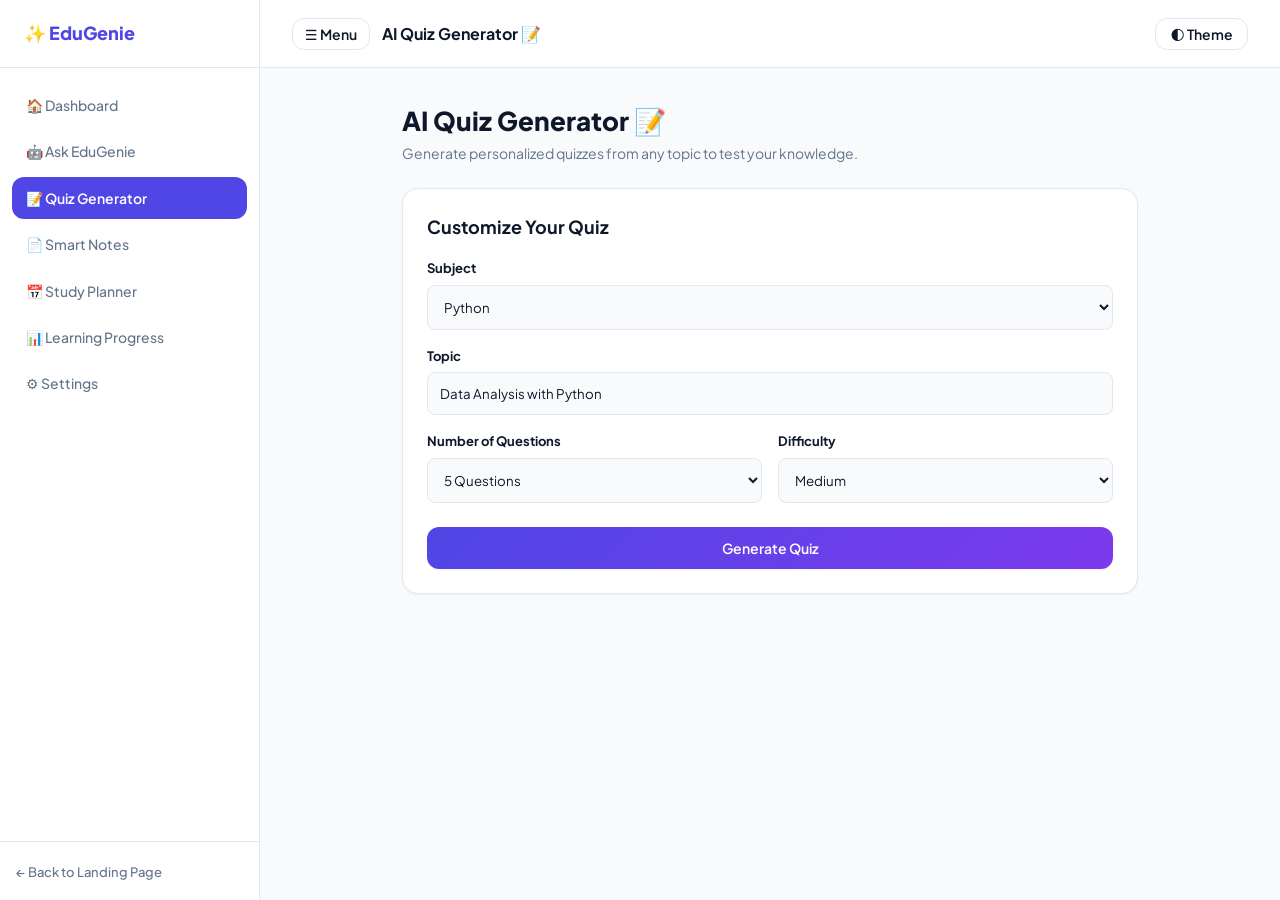
<file: EduGenie/quiz.html>
<!DOCTYPE html>
<html lang="en">
<head>
  <meta charset="UTF-8">
  <meta name="viewport" content="width=device-width, initial-scale=1.0">
  <title>EduGenie - AI Quiz Generator</title>
  <link rel="stylesheet" href="css/style.css">
  <link href="https://fonts.googleapis.com/css2?family=Plus+Jakarta+Sans:wght@400;500;600;700;800&display=swap" rel="stylesheet">
</head>
<body>

  <div class="app-container">
    <aside class="sidebar" id="app-sidebar">
      <div class="sidebar-brand">
        <span>✨ EduGenie</span>
      </div>
      <ul class="sidebar-menu">
        <li class="sidebar-item"><a href="dashboard.html">🏠 Dashboard</a></li>
        <li class="sidebar-item"><a href="chat.html">🤖 Ask EduGenie</a></li>
        <li class="sidebar-item active"><a href="quiz.html">📝 Quiz Generator</a></li>
        <li class="sidebar-item"><a href="notes.html">📄 Smart Notes</a></li>
        <li class="sidebar-item"><a href="planner.html">📅 Study Planner</a></li>
        <li class="sidebar-item"><a href="progress.html">📊 Learning Progress</a></li>
        <li class="sidebar-item"><a href="settings.html">⚙️ Settings</a></li>
      </ul>
      <div class="sidebar-footer">
        <a href="index.html" class="nav-link" style="font-size: 13px;">← Back to Landing Page</a>
      </div>
    </aside>

    <main class="main-content" id="quiz-container">
      <div class="topbar">
        <div style="display: flex; align-items: center; gap: 12px;">
          <button id="mobile-menu-btn" class="btn-secondary" style="padding: 6px 12px;">☰ Menu</button>
          <span style="font-weight: 700;">AI Quiz Generator 📝</span>
        </div>
        <button id="theme-toggle" class="btn-secondary" style="padding: 6px 14px;">🌓 Theme</button>
      </div>

      <div class="content-body" style="max-width: 800px; margin: 0 auto; width: 100%;">
        <!-- Header -->
        <div style="margin-bottom: 24px;">
          <h1 style="font-size: 26px; font-weight: 800;">AI Quiz Generator 📝</h1>
          <p style="font-size: 14px; color: var(--text-muted);">Generate personalized quizzes from any topic to test your knowledge.</p>
        </div>

        <!-- 1. Config Form -->
        <div class="card" id="quiz-config-section">
          <h3 style="font-size: 18px; font-weight: 700; margin-bottom: 16px;">Customize Your Quiz</h3>
          
          <div style="display: flex; flex-direction: column; gap: 16px;">
            <div>
              <label style="font-size: 13px; font-weight: 700; display: block; margin-bottom: 6px;">Subject</label>
              <select id="quiz-subject" style="width: 100%; padding: 12px; border-radius: 8px; border: 1px solid var(--border-color); background: var(--bg-light); color: var(--text-main);">
                <option value="Python">Python</option>
                <option value="Java">Java</option>
                <option value="Data Science">Data Science</option>
                <option value="Machine Learning">Machine Learning</option>
                <option value="Mathematics">Mathematics</option>
                <option value="Computer Science">Computer Science</option>
              </select>
            </div>

            <div>
              <label style="font-size: 13px; font-weight: 700; display: block; margin-bottom: 6px;">Topic</label>
              <input type="text" id="quiz-topic" placeholder="Enter topic (e.g. Lists, Object Oriented Programming, Regression)" value="Data Analysis with Python" style="width: 100%; padding: 12px; border-radius: 8px; border: 1px solid var(--border-color); background: var(--bg-light); color: var(--text-main);">
            </div>

            <div style="display: grid; grid-template-columns: 1fr 1fr; gap: 16px;">
              <div>
                <label style="font-size: 13px; font-weight: 700; display: block; margin-bottom: 6px;">Number of Questions</label>
                <select id="quiz-count" style="width: 100%; padding: 12px; border-radius: 8px; border: 1px solid var(--border-color); background: var(--bg-light); color: var(--text-main);">
                  <option value="5">5 Questions</option>
                  <option value="10">10 Questions</option>
                  <option value="15">15 Questions</option>
                </select>
              </div>

              <div>
                <label style="font-size: 13px; font-weight: 700; display: block; margin-bottom: 6px;">Difficulty</label>
                <select id="quiz-difficulty" style="width: 100%; padding: 12px; border-radius: 8px; border: 1px solid var(--border-color); background: var(--bg-light); color: var(--text-main);">
                  <option value="Easy">Easy</option>
                  <option value="Medium" selected>Medium</option>
                  <option value="Hard">Hard</option>
                </select>
              </div>
            </div>

            <button type="button" id="generate-quiz-btn" class="btn-primary" style="margin-top: 8px; padding: 12px;">Generate Quiz</button>
          </div>
        </div>

        <!-- 2. Live Quiz Section -->
        <div class="card" id="quiz-live-section" style="display: none;">
          <h3 id="quiz-question-text" style="font-size: 18px; font-weight: 700; margin-bottom: 20px;">Question 1</h3>
          <div id="quiz-options-container" style="display: flex; flex-direction: column; gap: 8px; margin-bottom: 24px;"></div>
          
          <div style="display: flex; justify-content: flex-end; gap: 12px;">
            <button id="quiz-next-btn" class="btn-primary">Next Question →</button>
            <button id="quiz-submit-btn" class="btn-primary" style="display: none; background: var(--success-color);">Submit Quiz ✓</button>
          </div>
        </div>

        <!-- 3. Results Score Card -->
        <div class="card" id="quiz-results-section" style="display: none; text-align: center; padding: 48px 24px;">
          <div style="font-size: 48px; margin-bottom: 12px;">🏆</div>
          <h2 id="quiz-score-display" style="font-size: 24px; font-weight: 800; margin-bottom: 16px;">
            Your Score: 4/5 (80%)<br>
            <span style="font-size: 16px; color: var(--text-muted);">Great job! Keep learning.</span>
          </h2>
          <button id="quiz-retake-btn" class="btn-primary" style="margin-top: 16px;">Create Another Quiz</button>
        </div>
      </div>
    </main>
  </div>

  <script src="js/script.js"></script>
</body>
</html>
</file>
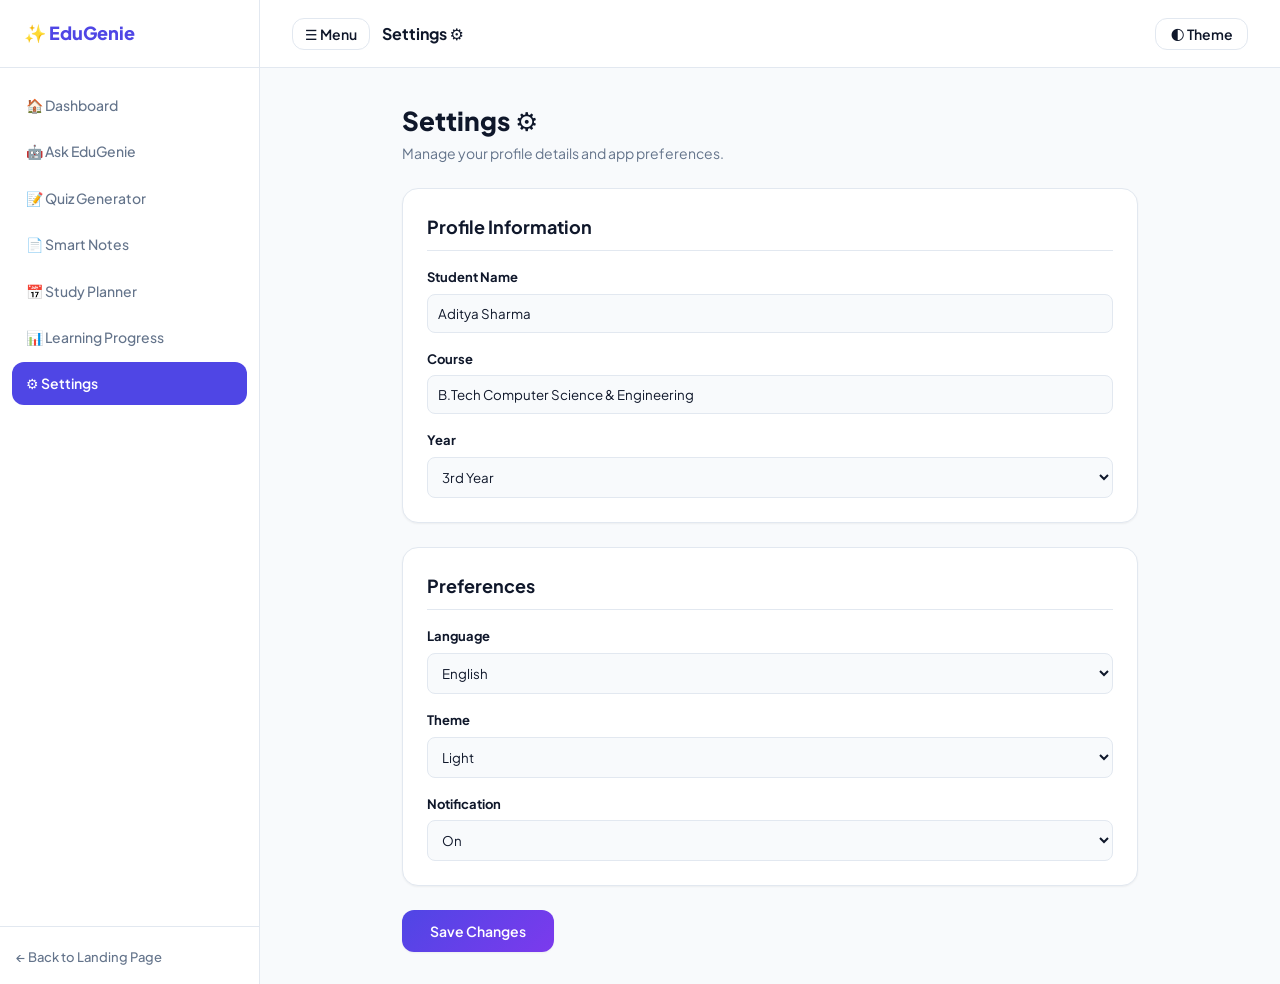
<file: EduGenie/settings.html>
<!DOCTYPE html>
<html lang="en">
<head>
  <meta charset="UTF-8">
  <meta name="viewport" content="width=device-width, initial-scale=1.0">
  <title>EduGenie - Student Settings</title>
  <link rel="stylesheet" href="css/style.css">
  <link href="https://fonts.googleapis.com/css2?family=Plus+Jakarta+Sans:wght@400;500;600;700;800&display=swap" rel="stylesheet">
</head>
<body>

  <div class="app-container">
    <aside class="sidebar" id="app-sidebar">
      <div class="sidebar-brand">
        <span>✨ EduGenie</span>
      </div>
      <ul class="sidebar-menu">
        <li class="sidebar-item"><a href="dashboard.html">🏠 Dashboard</a></li>
        <li class="sidebar-item"><a href="chat.html">🤖 Ask EduGenie</a></li>
        <li class="sidebar-item"><a href="quiz.html">📝 Quiz Generator</a></li>
        <li class="sidebar-item"><a href="notes.html">📄 Smart Notes</a></li>
        <li class="sidebar-item"><a href="planner.html">📅 Study Planner</a></li>
        <li class="sidebar-item"><a href="progress.html">📊 Learning Progress</a></li>
        <li class="sidebar-item active"><a href="settings.html">⚙️ Settings</a></li>
      </ul>
      <div class="sidebar-footer">
        <a href="index.html" class="nav-link" style="font-size: 13px;">← Back to Landing Page</a>
      </div>
    </aside>

    <main class="main-content">
      <div class="topbar">
        <div style="display: flex; align-items: center; gap: 12px;">
          <button id="mobile-menu-btn" class="btn-secondary" style="padding: 6px 12px;">☰ Menu</button>
          <span style="font-weight: 700;">Settings ⚙️</span>
        </div>
        <button id="theme-toggle" class="btn-secondary" style="padding: 6px 14px;">🌓 Theme</button>
      </div>

      <div class="content-body" style="max-width: 800px; margin: 0 auto; width: 100%;">
        <div style="margin-bottom: 24px;">
          <h1 style="font-size: 26px; font-weight: 800;">Settings ⚙️</h1>
          <p style="font-size: 14px; color: var(--text-muted);">Manage your profile details and app preferences.</p>
        </div>

        <div class="card" style="margin-bottom: 24px;">
          <h3 style="font-size: 18px; font-weight: 700; margin-bottom: 16px; border-bottom: 1px solid var(--border-color); padding-bottom: 8px;">
            Profile Information
          </h3>

          <div style="display: flex; flex-direction: column; gap: 16px;">
            <div>
              <label style="font-size: 13px; font-weight: 700; display: block; margin-bottom: 6px;">Student Name</label>
              <input type="text" id="setting-name" value="Aditya Sharma" style="width: 100%; padding: 10px; border-radius: 8px; border: 1px solid var(--border-color); background: var(--bg-light); color: var(--text-main);">
            </div>

            <div>
              <label style="font-size: 13px; font-weight: 700; display: block; margin-bottom: 6px;">Course</label>
              <input type="text" id="setting-course" value="B.Tech Computer Science & Engineering" style="width: 100%; padding: 10px; border-radius: 8px; border: 1px solid var(--border-color); background: var(--bg-light); color: var(--text-main);">
            </div>

            <div>
              <label style="font-size: 13px; font-weight: 700; display: block; margin-bottom: 6px;">Year</label>
              <select id="setting-year" style="width: 100%; padding: 10px; border-radius: 8px; border: 1px solid var(--border-color); background: var(--bg-light); color: var(--text-main);">
                <option>1st Year</option>
                <option>2nd Year</option>
                <option selected>3rd Year</option>
                <option>4th Year</option>
              </select>
            </div>
          </div>
        </div>

        <div class="card" style="margin-bottom: 24px;">
          <h3 style="font-size: 18px; font-weight: 700; margin-bottom: 16px; border-bottom: 1px solid var(--border-color); padding-bottom: 8px;">
            Preferences
          </h3>

          <div style="display: flex; flex-direction: column; gap: 16px;">
            <div>
              <label style="font-size: 13px; font-weight: 700; display: block; margin-bottom: 6px;">Language</label>
              <select style="width: 100%; padding: 10px; border-radius: 8px; border: 1px solid var(--border-color); background: var(--bg-light); color: var(--text-main);">
                <option selected>English</option>
                <option>Tamil (தமிழ்)</option>
                <option>Hindi (हिंदी)</option>
              </select>
            </div>

            <div>
              <label style="font-size: 13px; font-weight: 700; display: block; margin-bottom: 6px;">Theme</label>
              <select id="theme-select" onchange="document.documentElement.setAttribute('data-theme', this.value); localStorage.setItem('edugenie-theme', this.value);" style="width: 100%; padding: 10px; border-radius: 8px; border: 1px solid var(--border-color); background: var(--bg-light); color: var(--text-main);">
                <option value="light">Light</option>
                <option value="dark">Dark</option>
              </select>
            </div>

            <div>
              <label style="font-size: 13px; font-weight: 700; display: block; margin-bottom: 6px;">Notification</label>
              <select style="width: 100%; padding: 10px; border-radius: 8px; border: 1px solid var(--border-color); background: var(--bg-light); color: var(--text-main);">
                <option selected>On</option>
                <option>Off</option>
              </select>
            </div>
          </div>
        </div>

        <button type="button" class="btn-primary" onclick="alert('Changes saved successfully!');" style="padding: 12px 28px;">Save Changes</button>
      </div>
    </main>
  </div>

  <script src="js/script.js"></script>
</body>
</html>
</file>
<file: EduGenie/css/style.css>
/* ==========================================================================
   EDUGENIE - Modern Educational AI Learning Assistant
   Naan Mudhalvan College Project Prototype
   Author: Student Developer
   Style: Clean, Modern, Minimal, Student-Friendly, Responsive
   ========================================================================== */

/* --------------------------------------------------------------------------
   1. CSS Custom Properties / Root Design Tokens
   -------------------------------------------------------------------------- */
:root {
  --primary-color: #4f46e5;       /* Modern Indigo */
  --primary-hover: #4338ca;
  --secondary-color: #7c3aed;     /* Purple Accent */
  --secondary-hover: #6d28d9;
  --bg-light: #f8fafc;            /* Clean light slate canvas */
  --card-bg: #ffffff;
  --text-main: #0f172a;           /* Dark slate */
  --text-muted: #64748b;          /* Muted grey */
  --border-color: #e2e8f0;
  --border-light: #f1f5f9;
  --success-color: #10b981;
  --warning-color: #f59e0b;
  --danger-color: #ef4444;
  --radius-sm: 8px;
  --radius-md: 12px;
  --radius-lg: 16px;
  --radius-xl: 24px;
  --shadow-sm: 0 1px 2px 0 rgba(0, 0, 0, 0.05);
  --shadow-md: 0 4px 6px -1px rgba(0, 0, 0, 0.08), 0 2px 4px -1px rgba(0, 0, 0, 0.04);
  --shadow-lg: 0 10px 15px -3px rgba(0, 0, 0, 0.08), 0 4px 6px -2px rgba(0, 0, 0, 0.04);
  --transition: all 0.2s cubic-bezier(0.16, 1, 0.3, 1);
}

/* Dark Theme Overrides */
[data-theme="dark"] {
  --bg-light: #0b0f19;
  --card-bg: #131b2e;
  --text-main: #f1f5f9;
  --text-muted: #94a3b8;
  --border-color: #1e293b;
  --border-light: #162032;
  --shadow-sm: 0 1px 2px 0 rgba(0, 0, 0, 0.4);
  --shadow-md: 0 4px 6px -1px rgba(0, 0, 0, 0.5);
  --shadow-lg: 0 10px 15px -3px rgba(0, 0, 0, 0.6);
}

/* --------------------------------------------------------------------------
   2. Reset & Base Typography
   -------------------------------------------------------------------------- */
* {
  box-sizing: border-box;
  margin: 0;
  padding: 0;
}

body {
  font-family: 'Plus Jakarta Sans', system-ui, -apple-system, sans-serif;
  background-color: var(--bg-light);
  color: var(--text-main);
  line-height: 1.6;
  -webkit-font-smoothing: antialiased;
  min-height: 100vh;
}

a {
  text-decoration: none;
  color: inherit;
}

button {
  cursor: pointer;
  border: none;
  outline: none;
  font-family: inherit;
  transition: var(--transition);
}

input, select, textarea {
  font-family: inherit;
  outline: none;
  transition: var(--transition);
}

/* --------------------------------------------------------------------------
   3. Common Components: Buttons, Cards, Badges
   -------------------------------------------------------------------------- */
.btn-primary {
  background: linear-gradient(135deg, var(--primary-color), var(--secondary-color));
  color: #ffffff;
  padding: 10px 20px;
  border-radius: var(--radius-md);
  font-weight: 600;
  font-size: 14px;
  display: inline-flex;
  align-items: center;
  justify-content: center;
  gap: 8px;
  box-shadow: var(--shadow-sm);
}

.btn-primary:hover {
  opacity: 0.95;
  transform: translateY(-1px);
  box-shadow: var(--shadow-md);
}

.btn-secondary {
  background-color: var(--card-bg);
  color: var(--text-main);
  border: 1px solid var(--border-color);
  padding: 10px 20px;
  border-radius: var(--radius-md);
  font-weight: 600;
  font-size: 14px;
  display: inline-flex;
  align-items: center;
  justify-content: center;
  gap: 8px;
}

.btn-secondary:hover {
  background-color: var(--border-light);
}

.card {
  background: var(--card-bg);
  border: 1px solid var(--border-color);
  border-radius: var(--radius-lg);
  padding: 24px;
  box-shadow: var(--shadow-sm);
  transition: var(--transition);
}

.card:hover {
  box-shadow: var(--shadow-md);
}

.badge {
  display: inline-block;
  padding: 4px 10px;
  font-size: 11px;
  font-weight: 700;
  text-transform: uppercase;
  letter-spacing: 0.5px;
  border-radius: var(--radius-sm);
  background: rgba(79, 70, 229, 0.1);
  color: var(--primary-color);
}

/* --------------------------------------------------------------------------
   4. Landing Page Layout
   -------------------------------------------------------------------------- */
.landing-nav {
  position: sticky;
  top: 0;
  z-index: 100;
  background: rgba(255, 255, 255, 0.9);
  backdrop-filter: blur(12px);
  border-bottom: 1px solid var(--border-color);
  height: 68px;
}

[data-theme="dark"] .landing-nav {
  background: rgba(19, 27, 46, 0.9);
}

.landing-nav-inner {
  max-width: 1200px;
  margin: 0 auto;
  padding: 0 20px;
  height: 100%;
  display: flex;
  align-items: center;
  justify-content: space-between;
}

.brand-logo {
  font-size: 20px;
  font-weight: 800;
  color: var(--primary-color);
  display: flex;
  align-items: center;
  gap: 8px;
}

.nav-links {
  display: flex;
  align-items: center;
  gap: 28px;
  list-style: none;
}

.nav-link {
  font-size: 14px;
  font-weight: 500;
  color: var(--text-muted);
}

.nav-link:hover {
  color: var(--primary-color);
}

.hero-section {
  max-width: 1200px;
  margin: 0 auto;
  padding: 60px 20px 80px;
  display: grid;
  grid-template-columns: 1.2fr 0.8fr;
  gap: 40px;
  align-items: center;
}

.hero-title {
  font-size: 48px;
  font-weight: 800;
  line-height: 1.15;
  margin-bottom: 18px;
}

.hero-subtitle {
  font-size: 18px;
  color: var(--text-muted);
  line-height: 1.6;
  margin-bottom: 30px;
}

.hero-buttons {
  display: flex;
  gap: 16px;
  margin-bottom: 36px;
}

.features-grid {
  max-width: 1200px;
  margin: 0 auto;
  padding: 40px 20px 80px;
  display: grid;
  grid-template-columns: repeat(4, 1fr);
  gap: 24px;
}

/* --------------------------------------------------------------------------
   5. Dashboard Layout (Sidebar + Content)
   -------------------------------------------------------------------------- */
.app-container {
  display: flex;
  min-height: 100vh;
}

.sidebar {
  width: 260px;
  background: var(--card-bg);
  border-right: 1px solid var(--border-color);
  display: flex;
  flex-direction: column;
  flex-shrink: 0;
  transition: transform 0.3s ease;
}

.sidebar-brand {
  height: 68px;
  padding: 0 24px;
  display: flex;
  align-items: center;
  border-bottom: 1px solid var(--border-color);
  font-size: 18px;
  font-weight: 800;
  color: var(--primary-color);
  gap: 8px;
}

.sidebar-menu {
  padding: 16px 12px;
  list-style: none;
  flex: 1;
  display: flex;
  flex-direction: column;
  gap: 4px;
}

.sidebar-item a {
  display: flex;
  align-items: center;
  gap: 12px;
  padding: 10px 14px;
  border-radius: var(--radius-md);
  font-size: 14px;
  font-weight: 500;
  color: var(--text-muted);
  transition: var(--transition);
}

.sidebar-item a:hover {
  background: var(--border-light);
  color: var(--text-main);
}

.sidebar-item.active a {
  background: var(--primary-color);
  color: #ffffff;
  font-weight: 600;
}

.sidebar-footer {
  padding: 16px;
  border-top: 1px solid var(--border-color);
}

.main-content {
  flex: 1;
  display: flex;
  flex-direction: column;
  min-width: 0;
}

.topbar {
  height: 68px;
  padding: 0 32px;
  background: var(--card-bg);
  border-bottom: 1px solid var(--border-color);
  display: flex;
  align-items: center;
  justify-content: space-between;
}

.content-body {
  padding: 32px;
  flex: 1;
}

/* --------------------------------------------------------------------------
   6. Chatbot Interface
   -------------------------------------------------------------------------- */
.chat-container {
  background: var(--card-bg);
  border: 1px solid var(--border-color);
  border-radius: var(--radius-lg);
  height: 580px;
  display: flex;
  flex-direction: column;
  overflow: hidden;
}

.chat-messages {
  flex: 1;
  padding: 24px;
  overflow-y: auto;
  display: flex;
  flex-direction: column;
  gap: 16px;
}

.message-bubble {
  max-width: 75%;
  padding: 12px 18px;
  border-radius: var(--radius-lg);
  font-size: 14px;
  line-height: 1.5;
}

.message-bubble.student {
  align-self: flex-end;
  background: var(--primary-color);
  color: #ffffff;
  border-bottom-right-radius: 4px;
}

.message-bubble.ai {
  align-self: flex-start;
  background: var(--border-light);
  color: var(--text-main);
  border-bottom-left-radius: 4px;
}

.chat-input-bar {
  padding: 16px 20px;
  border-top: 1px solid var(--border-color);
  display: flex;
  gap: 10px;
  background: var(--card-bg);
}

.chat-input-bar input {
  flex: 1;
  padding: 12px 16px;
  border: 1px solid var(--border-color);
  border-radius: var(--radius-md);
  font-size: 14px;
  background: var(--bg-light);
  color: var(--text-main);
}

.suggestions-bar {
  padding: 8px 20px;
  border-top: 1px solid var(--border-color);
  display: flex;
  gap: 8px;
  overflow-x: auto;
  background: var(--border-light);
}

.suggestion-chip {
  padding: 4px 12px;
  border-radius: 9999px;
  font-size: 12px;
  font-weight: 500;
  background: var(--card-bg);
  border: 1px solid var(--border-color);
  color: var(--text-muted);
  white-space: nowrap;
}

.suggestion-chip:hover {
  color: var(--primary-color);
  border-color: var(--primary-color);
}

/* --------------------------------------------------------------------------
   7. Responsive Design (Mobile / Tablet)
   -------------------------------------------------------------------------- */
@media (max-width: 992px) {
  .hero-section {
    grid-template-columns: 1fr;
    text-align: center;
  }
  .hero-buttons {
    justify-content: center;
  }
  .features-grid {
    grid-template-columns: repeat(2, 1fr);
  }
}

@media (max-width: 768px) {
  .nav-links {
    display: none;
  }
  .features-grid {
    grid-template-columns: 1fr;
  }
  .sidebar {
    position: fixed;
    top: 0;
    bottom: 0;
    left: 0;
    z-index: 1000;
    transform: translateX(-100%);
  }
  .sidebar.open {
    transform: translateX(0);
    box-shadow: 0 0 20px rgba(0,0,0,0.3);
  }
  .topbar {
    padding: 0 16px;
  }
  .content-body {
    padding: 16px;
  }
}
</file>
